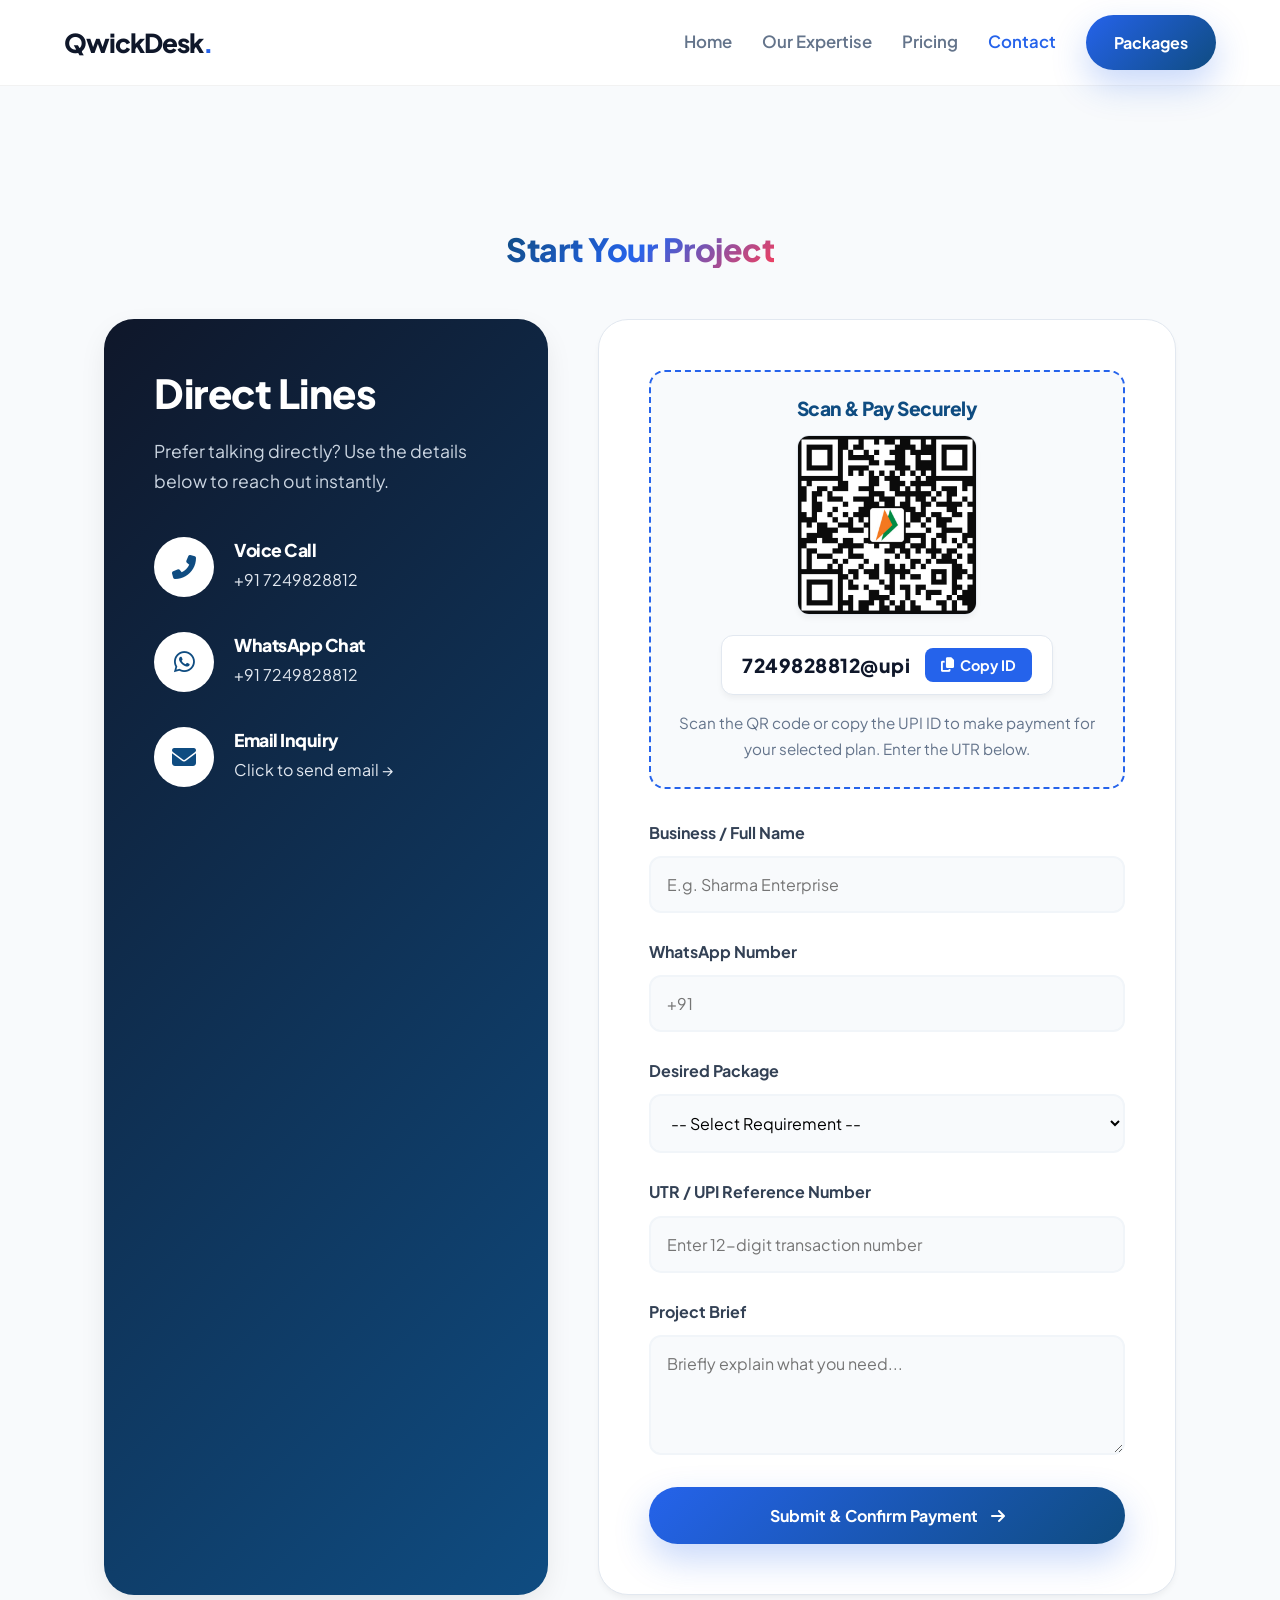
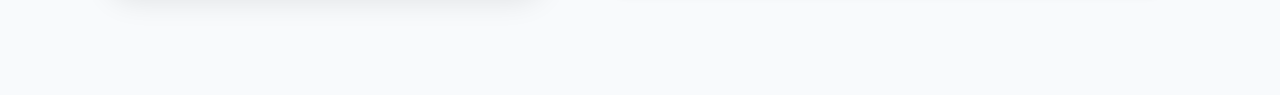
<file: contact.html>
<!DOCTYPE html>
<html lang="en">
<head>
    <meta charset="UTF-8">
    <meta name="viewport" content="width=device-width, initial-scale=1.0">
    <title>Contact Us | QwickDesk Solutions</title>
    <link rel="stylesheet" href="https://cdnjs.cloudflare.com/ajax/libs/font-awesome/6.4.0/css/all.min.css">
    <link rel="stylesheet" href="style.css">
    <style>
        .header-bg { text-align: center; padding: 150px 5% 50px; }
        
        .contact-wrap { display: grid; grid-template-columns: 1fr 1.3fr; gap: 50px; max-width: 1200px; margin: 0 auto 100px; padding: 0 5%; }
        
        /* Direct Info Box */
        .info-card { background: linear-gradient(135deg, var(--dark), var(--primary)); padding: 50px; border-radius: 30px; color: white; box-shadow: var(--shadow-md); }
        .info-card h2 { color: white; margin-bottom: 20px; font-size: 2.5rem; }
        .info-card p { color: #cbd5e1; margin-bottom: 40px; font-size: 1.1rem; }
        
        .contact-method { display: flex; align-items: center; gap: 20px; margin-bottom: 35px; }
        .contact-method i { font-size: 24px; color: var(--primary); background: white; width: 60px; height: 60px; display: flex; align-items: center; justify-content: center; border-radius: 50%; flex-shrink: 0; }
        .contact-method h4 { color: white; font-size: 1.1rem; margin-bottom: 5px; }
        .contact-method a { color: #e2e8f0; transition: var(--transition); font-size: 1rem; }
        .contact-method a:hover { color: var(--secondary); }
        
        /* Form Box */
        .form-card { background: white; padding: 50px; border-radius: 30px; box-shadow: var(--shadow-sm); border: 1px solid #e2e8f0; }
        .input-group { margin-bottom: 25px; }
        .input-group label { display: block; font-weight: 700; margin-bottom: 10px; color: var(--text-main); }
        .input-group input, .input-group select, .input-group textarea { width: 100%; padding: 16px; border: 2px solid #f1f5f9; border-radius: 12px; background: #f8fafc; outline: none; font-size: 1rem; transition: var(--transition); }
        .input-group input:focus, .input-group select:focus, .input-group textarea:focus { border-color: var(--primary-light); background: white; box-shadow: 0 0 0 4px rgba(37,99,235,0.1); }
        
        /* Payment Box UI with QR & Copy Button */
        .payment-box { background: #f8fafc; border: 2px dashed var(--primary-light); padding: 25px; border-radius: 16px; margin-bottom: 30px; text-align: center; }
        .payment-box h4 { color: var(--primary); font-size: 1.2rem; margin-bottom: 15px; }
        
        /* QR Code Styling */
        .qr-code-img { max-width: 180px; height: auto; margin: 0 auto 20px; border-radius: 12px; box-shadow: var(--shadow-sm); border: 1px solid #e2e8f0; display: block; }
        
        .upi-container { display: flex; align-items: center; justify-content: center; gap: 15px; background: white; padding: 12px 20px; border-radius: 12px; border: 1px solid #e2e8f0; width: fit-content; margin: 0 auto 15px; box-shadow: var(--shadow-sm); }
        .upi-id { font-size: 1.2rem; font-weight: 800; color: var(--dark); letter-spacing: 0.5px; }
        
        .copy-btn { background: var(--primary-light); color: white; border: none; padding: 8px 16px; border-radius: 8px; font-size: 0.9rem; font-weight: 700; cursor: pointer; transition: var(--transition); display: flex; align-items: center; gap: 6px; }
        .copy-btn:hover { background: var(--primary); transform: translateY(-2px); }
        
        .payment-box p { font-size: 0.95rem; color: var(--text-muted); }

        /* Success Message UI */
        #success-message { display: none; text-align: center; padding: 40px 20px; background: #f0fdf4; border: 1px solid #bbf7d0; border-radius: 20px; }
        #success-message i { font-size: 60px; color: var(--secondary); margin-bottom: 20px; }
        #success-message h3 { font-size: 2rem; color: #166534; margin-bottom: 15px; }
        #success-message p { font-size: 1.1rem; color: #15803d; font-weight: 600; line-height: 1.6; }

        @media (max-width: 991px) {
            .contact-wrap { grid-template-columns: 1fr; gap: 40px; }
            .info-card, .form-card { padding: 40px 20px; }
            .info-card h2 { font-size: 2rem; }
            .upi-container { flex-direction: column; gap: 10px; width: 100%; }
            .copy-btn { width: 100%; justify-content: center; }
            .qr-code-img { max-width: 150px; } /* Thoda chota for mobile */
        }
    </style>
</head>
<body>

    <nav class="navbar">
        <div class="logo">QwickDesk<span>.</span></div>
        <div class="nav-menu">
            <ul class="nav-links">
                <li><a href="index.html">Home</a></li>
                <li><a href="services.html">Our Expertise</a></li>
                <li><a href="pricing.html">Pricing</a></li>
                <li><a href="contact.html" class="active">Contact</a></li>
            </ul>
            <div class="nav-actions">
                <a href="pricing.html" class="btn btn-primary">Packages</a>
                <div class="hamburger"><i class="fas fa-bars"></i></div>
            </div>
        </div>
    </nav>

    <header class="header-bg reveal">
        <h1 class="text-gradient">Start Your Project</h1>
    </header>

    <section class="contact-wrap">
        
        <!-- Details Box -->
        <div class="info-card reveal">
            <h2>Direct Lines</h2>
            <p>Prefer talking directly? Use the details below to reach out instantly.</p>
            
            <div class="contact-method">
                <i class="fas fa-phone-alt"></i>
                <div class="break-text">
                    <h4>Voice Call</h4>
                    <a href="tel:+917249828812">+91 7249828812</a>
                </div>
            </div>
            <div class="contact-method">
                <i class="fab fa-whatsapp"></i>
                <div class="break-text">
                    <h4>WhatsApp Chat</h4>
                    <a href="https://wa.me/917249828812">+91 7249828812</a>
                </div>
            </div>
            <div class="contact-method">
                <i class="fas fa-envelope"></i>
                <div class="break-text" style="width: 100%;">
                    <h4>Email Inquiry</h4>
                    <a href="mailto:qwickdesksolutions@outlook.com">Click to send email &rarr;</a>
                </div>
            </div>
        </div>

        <!-- Right Side Container -->
        <div class="form-card reveal delay-1">
            
            <!-- Success Message (Shows AFTER form is submitted) -->
            <div id="success-message">
                <i class="fas fa-check-circle"></i>
                <h3>Details Received!</h3>
                <p>Please wait for payment confirmation.<br>Our expert team will connect with you shortly to start the project.</p>
            </div>
            
            <!-- Form -->
            <form id="qwickdesk-form" action="https://formspree.io/f/xaqrevgl" method="POST">
                
                <!-- UPI Payment Box with QR Code (PNG) & Copy Option -->
                <div class="payment-box">
                    <h4>Scan & Pay Securely</h4>
                    
                    <!-- Yahan humne .png kar diya hai -->
                    <img src="scanner.png" alt="UPI QR Code" class="qr-code-img">
                    
                    <div class="upi-container">
                        <span class="upi-id" id="upi-text">7249828812@upi</span>
                        <button type="button" class="copy-btn" onclick="copyUPI()" id="copy-btn-element">
                            <i class="fas fa-copy"></i> Copy ID
                        </button>
                    </div>
                    <p>Scan the QR code or copy the UPI ID to make payment for your selected plan. Enter the UTR below.</p>
                </div>

                <div class="input-group">
                    <label>Business / Full Name</label>
                    <input type="text" name="name" placeholder="E.g. Sharma Enterprise" required>
                </div>
                <div class="input-group">
                    <label>WhatsApp Number</label>
                    <input type="tel" name="phone" placeholder="+91" required>
                </div>
                <div class="input-group">
                    <label>Desired Package</label>
                    <select name="plan" required>
                        <option value="" disabled selected>-- Select Requirement --</option>
                        <option value="Starter Plan (699)">Starter (₹699)</option>
                        <option value="Growth Plan (999)">Growth (₹999)</option>
                        <option value="Pro Plan (1499)">Pro (₹1,499)</option>
                        <option value="Custom Dynamic">Custom Dynamic Work</option>
                    </select>
                </div>
                
                <!-- UTR Input -->
                <div class="input-group">
                    <label>UTR / UPI Reference Number</label>
                    <input type="text" name="utr_number" placeholder="Enter 12-digit transaction number" required>
                </div>

                <div class="input-group">
                    <label>Project Brief</label>
                    <textarea name="message" rows="4" placeholder="Briefly explain what you need..." required></textarea>
                </div>
                
                <button type="submit" id="submit-btn" class="btn btn-primary" style="width: 100%; padding: 18px;">
                    Submit & Confirm Payment <i class="fas fa-arrow-right" style="margin-left: 5px;"></i>
                </button>
                <p id="error-msg" style="display:none; color: red; margin-top: 15px; text-align: center; font-weight: 600;">Oops! There was a problem submitting your form. Please try again.</p>
            </form>
        </div>

    </section>

    <!-- JavaScript for Copy UPI and Form Submission -->
    <script>
        // Copy UPI Functionality
        function copyUPI() {
            var upiText = document.getElementById("upi-text").innerText;
            navigator.clipboard.writeText(upiText).then(function() {
                var copyBtn = document.getElementById("copy-btn-element");
                copyBtn.innerHTML = '<i class="fas fa-check"></i> Copied!';
                copyBtn.style.background = "var(--secondary)";
                
                // Revert back after 3 seconds
                setTimeout(function() {
                    copyBtn.innerHTML = '<i class="fas fa-copy"></i> Copy ID';
                    copyBtn.style.background = "var(--primary-light)";
                }, 3000);
            });
        }

        // Form Submit Logic
        var form = document.getElementById("qwickdesk-form");
        var successMessage = document.getElementById("success-message");
        var submitBtn = document.getElementById("submit-btn");
        var errorMsg = document.getElementById("error-msg");

        form.addEventListener("submit", async function(event) {
            event.preventDefault(); 
            
            submitBtn.innerHTML = 'Processing... <i class="fas fa-spinner fa-spin" style="margin-left: 5px;"></i>';
            submitBtn.disabled = true;

            var data = new FormData(event.target);
            
            fetch(event.target.action, {
                method: form.method,
                body: data,
                headers: { 'Accept': 'application/json' }
            }).then(response => {
                if (response.ok) {
                    form.style.display = "none";
                    successMessage.style.display = "block";
                    successMessage.scrollIntoView({ behavior: 'smooth', block: 'center' });
                } else {
                    errorMsg.style.display = "block";
                    submitBtn.innerHTML = 'Submit & Confirm Payment <i class="fas fa-arrow-right"></i>';
                    submitBtn.disabled = false;
                }
            }).catch(error => {
                errorMsg.style.display = "block";
                submitBtn.innerHTML = 'Submit & Confirm Payment <i class="fas fa-arrow-right"></i>';
                submitBtn.disabled = false;
            });
        });
    </script>
    <script src="script.js"></script>
</body>
</html>
</file>
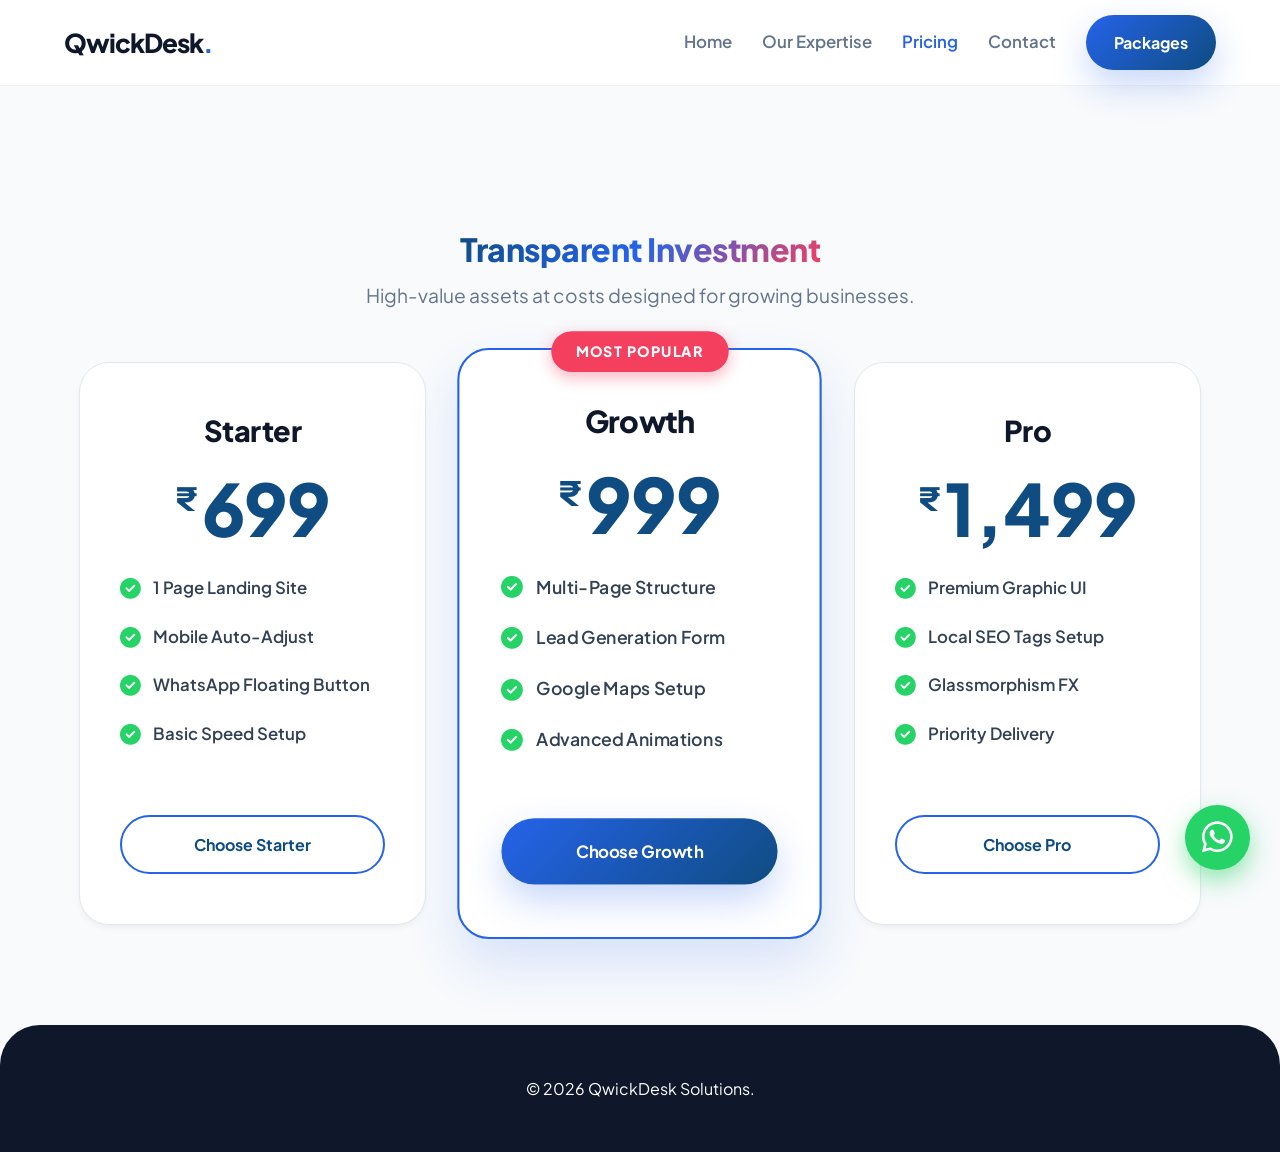
<file: pricing.html>
<!DOCTYPE html>
<html lang="en">
<head>
    <meta charset="UTF-8">
    <meta name="viewport" content="width=device-width, initial-scale=1.0">
    <title>Pricing | QwickDesk Solutions</title>
    <link rel="stylesheet" href="https://cdnjs.cloudflare.com/ajax/libs/font-awesome/6.4.0/css/all.min.css">
    <link rel="stylesheet" href="style.css">
    <style>
        .header-bg { text-align: center; padding: 150px 5% 50px; }
        
        .pricing-grid { display: grid; grid-template-columns: repeat(auto-fit, minmax(320px, 1fr)); gap: 40px; max-width: 1250px; margin: 0 auto 100px; padding: 0 5%; align-items: center; }
        
        .price-card { background: white; padding: 50px 40px; border-radius: 30px; text-align: center; border: 1px solid #e2e8f0; box-shadow: var(--shadow-sm); position: relative; transition: var(--transition); display: flex; flex-direction: column; height: 100%; }
        
        /* The "Thoda Achha" Growth Card Setup */
        .price-card.popular { transform: scale(1.05); border: 2px solid var(--primary-light); box-shadow: 0 25px 50px rgba(37, 99, 235, 0.15); z-index: 10; }
        .price-card.popular:hover { transform: scale(1.05) translateY(-10px); }
        
        .badge { position: absolute; top: -18px; left: 50%; transform: translateX(-50%); background: var(--accent); color: white; padding: 8px 24px; border-radius: 30px; font-weight: 800; text-transform: uppercase; letter-spacing: 1px; font-size: 0.85rem; box-shadow: 0 5px 15px rgba(244, 63, 94, 0.4); }
        
        .price-card h3 { font-size: 1.8rem; color: var(--dark); margin-bottom: 25px; }
        .price { font-size: 4.5rem; font-weight: 800; color: var(--primary); margin-bottom: 30px; line-height: 1; display: flex; justify-content: center; align-items: flex-start; }
        .price span { font-size: 2rem; margin-top: 10px; margin-right: 5px; }

        .features { text-align: left; margin-bottom: 40px; flex-grow: 1; }
        .features li { display: flex; align-items: center; gap: 12px; margin-bottom: 20px; font-size: 1.05rem; font-weight: 600; color: var(--text-main); }
        .features li i { color: var(--secondary); font-size: 1.3rem; }

        @media (max-width: 991px) {
            .pricing-grid { gap: 50px; }
            .price-card.popular { transform: scale(1); }
            .price-card.popular:hover { transform: translateY(-5px); }
        }
    </style>
</head>
<body>

    <nav class="navbar">
        <div class="logo">QwickDesk<span>.</span></div>
        <div class="nav-menu">
            <ul class="nav-links">
                <li><a href="index.html">Home</a></li>
                <li><a href="services.html">Our Expertise</a></li>
                <li><a href="pricing.html" class="active">Pricing</a></li>
                <li><a href="contact.html">Contact</a></li>
            </ul>
            <div class="nav-actions">
                <a href="pricing.html" class="btn btn-primary">Packages</a>
                <div class="hamburger"><i class="fas fa-bars"></i></div>
            </div>
        </div>
    </nav>

    <header class="header-bg reveal">
        <h1 class="text-gradient">Transparent Investment</h1>
        <p style="font-size: 1.2rem; color: var(--text-muted); margin-top:10px;">High-value assets at costs designed for growing businesses.</p>
    </header>

    <section class="pricing-grid">
        <!-- Starter -->
        <div class="price-card reveal delay-1">
            <h3>Starter</h3>
            <div class="price"><span>₹</span>699</div>
            <ul class="features">
                <li><i class="fas fa-check-circle"></i> 1 Page Landing Site</li>
                <li><i class="fas fa-check-circle"></i> Mobile Auto-Adjust</li>
                <li><i class="fas fa-check-circle"></i> WhatsApp Floating Button</li>
                <li><i class="fas fa-check-circle"></i> Basic Speed Setup</li>
            </ul>
            <a href="contact.html" class="btn btn-outline" style="width: 100%;">Choose Starter</a>
        </div>

        <!-- Growth -->
        <div class="price-card popular reveal">
            <div class="badge">Most Popular</div>
            <h3>Growth</h3>
            <div class="price"><span>₹</span>999</div>
            <ul class="features">
                <li><i class="fas fa-check-circle"></i> Multi-Page Structure</li>
                <li><i class="fas fa-check-circle"></i> Lead Generation Form</li>
                <li><i class="fas fa-check-circle"></i> Google Maps Setup</li>
                <li><i class="fas fa-check-circle"></i> Advanced Animations</li>
            </ul>
            <a href="contact.html" class="btn btn-primary" style="width: 100%; padding: 18px;">Choose Growth</a>
        </div>

        <!-- Pro -->
        <div class="price-card reveal delay-2">
            <h3>Pro</h3>
            <div class="price"><span>₹</span>1,499</div>
            <ul class="features">
                <li><i class="fas fa-check-circle"></i> Premium Graphic UI</li>
                <li><i class="fas fa-check-circle"></i> Local SEO Tags Setup</li>
                <li><i class="fas fa-check-circle"></i> Glassmorphism FX</li>
                <li><i class="fas fa-check-circle"></i> Priority Delivery</li>
            </ul>
            <a href="contact.html" class="btn btn-outline" style="width: 100%;">Choose Pro</a>
        </div>
    </section>

    <a href="https://wa.me/917249828812" class="floating-wa" target="_blank"><i class="fab fa-whatsapp"></i></a>
    <footer><p>&copy; 2026 QwickDesk Solutions.</p></footer>
    <script src="script.js"></script>
</body>
</html>
</file>
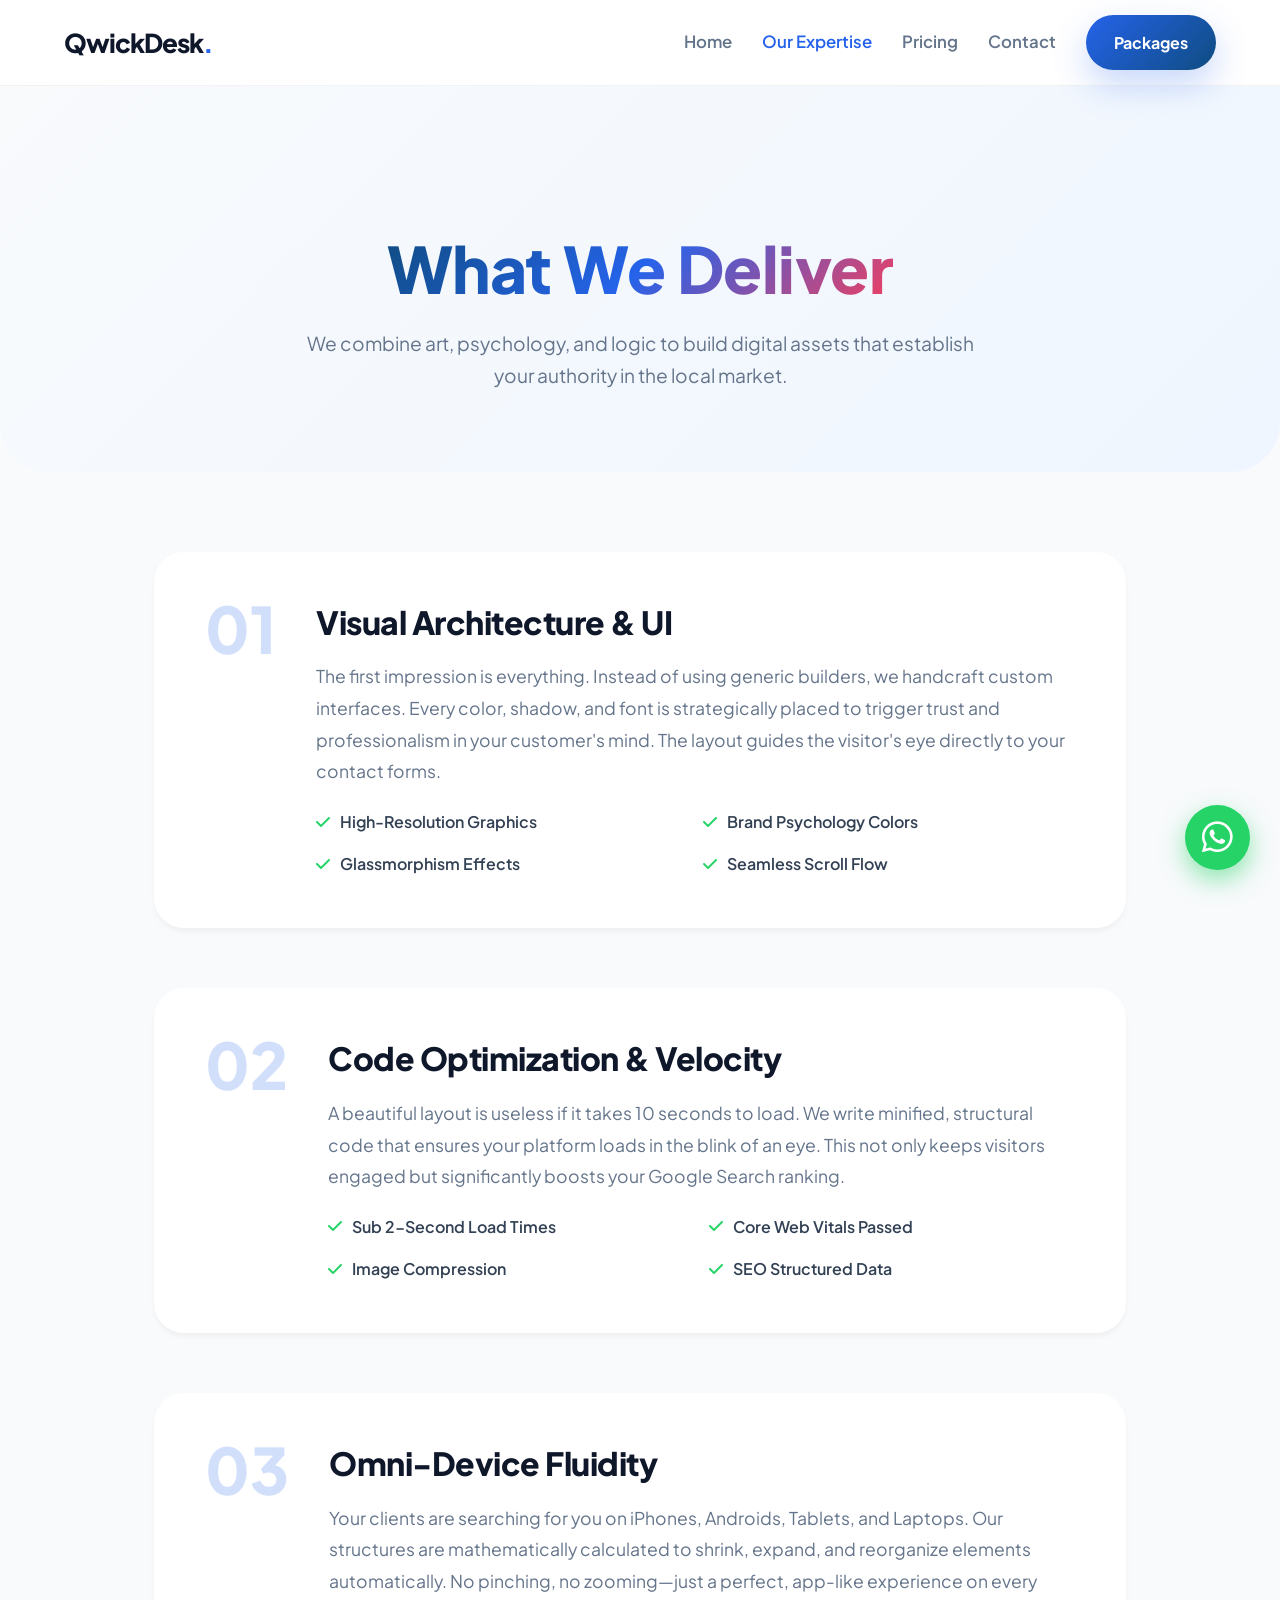
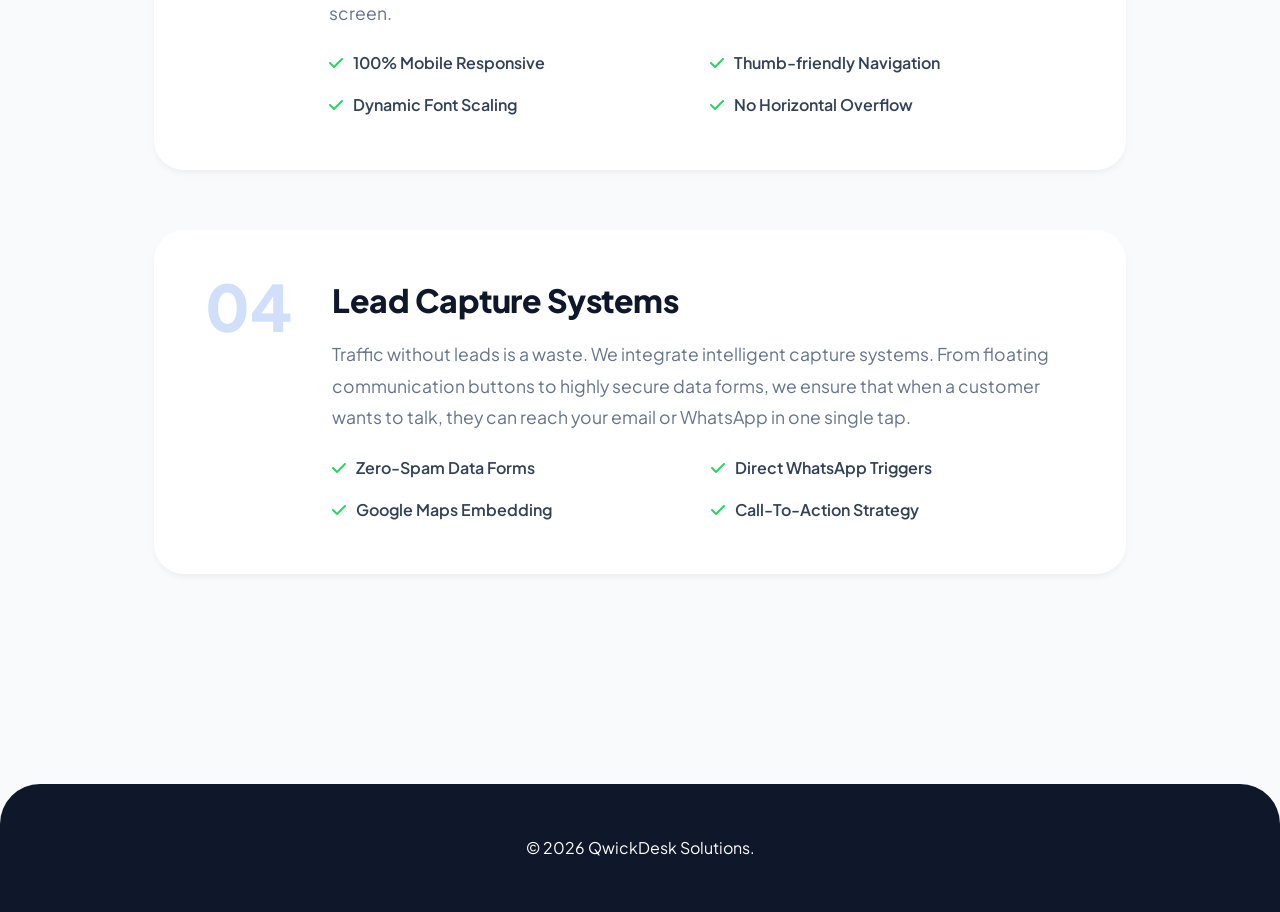
<file: services.html>
<!DOCTYPE html>
<html lang="en">
<head>
    <meta charset="UTF-8">
    <meta name="viewport" content="width=device-width, initial-scale=1.0">
    <title>Our Expertise | QwickDesk Solutions</title>
    <link rel="stylesheet" href="https://cdnjs.cloudflare.com/ajax/libs/font-awesome/6.4.0/css/all.min.css">
    <link rel="stylesheet" href="style.css">
    <style>
        .header-bg { background: linear-gradient(135deg, #f8fafc, #eff6ff); padding: 150px 5% 80px; text-align: center; border-radius: 0 0 50px 50px; margin-bottom: 80px; }
        .header-bg h1 { font-size: 4rem; margin-bottom: 20px; }
        
        .expertise-container { max-width: 1100px; margin: auto; padding: 0 5% 100px; }
        .step-row { display: flex; align-items: flex-start; gap: 40px; margin-bottom: 60px; background: white; padding: 50px; border-radius: 30px; box-shadow: var(--shadow-sm); transition: var(--transition); border: 1px solid transparent; }
        .step-row:hover { transform: translateY(-5px); box-shadow: var(--shadow-md); border-color: #e2e8f0; }
        
        .step-number { font-size: 4rem; font-weight: 800; color: var(--primary-light); opacity: 0.2; line-height: 0.8; }
        .step-content h3 { font-size: 2rem; margin-bottom: 20px; color: var(--dark); }
        .step-content p { font-size: 1.1rem; color: var(--text-muted); margin-bottom: 20px; line-height: 1.8; }
        .detail-list { display: grid; grid-template-columns: 1fr 1fr; gap: 15px; }
        .detail-list li { display: flex; align-items: center; gap: 10px; font-weight: 600; color: var(--text-main); }
        .detail-list li i { color: var(--secondary); }

        @media (max-width: 768px) {
            .header-bg h1 { font-size: 3rem; }
            .step-row { flex-direction: column; gap: 20px; padding: 30px; }
            .detail-list { grid-template-columns: 1fr; }
        }
    </style>
</head>
<body>

    <nav class="navbar">
        <div class="logo">QwickDesk<span>.</span></div>
        <div class="nav-menu">
            <ul class="nav-links">
                <li><a href="index.html">Home</a></li>
                <li><a href="services.html" class="active">Our Expertise</a></li>
                <li><a href="pricing.html">Pricing</a></li>
                <li><a href="contact.html">Contact</a></li>
            </ul>
            <div class="nav-actions">
                <a href="pricing.html" class="btn btn-primary">Packages</a>
                <div class="hamburger"><i class="fas fa-bars"></i></div>
            </div>
        </div>
    </nav>

    <header class="header-bg reveal">
        <h1 class="text-gradient">What We Deliver</h1>
        <p style="font-size: 1.2rem; color: var(--text-muted); max-width: 700px; margin: auto;">We combine art, psychology, and logic to build digital assets that establish your authority in the local market.</p>
    </header>

    <section class="expertise-container">
        
        <!-- Step 01 -->
        <div class="step-row reveal">
            <div class="step-number">01</div>
            <div class="step-content">
                <h3>Visual Architecture & UI</h3>
                <p>The first impression is everything. Instead of using generic builders, we handcraft custom interfaces. Every color, shadow, and font is strategically placed to trigger trust and professionalism in your customer's mind. The layout guides the visitor's eye directly to your contact forms.</p>
                <ul class="detail-list">
                    <li><i class="fas fa-check"></i> High-Resolution Graphics</li>
                    <li><i class="fas fa-check"></i> Brand Psychology Colors</li>
                    <li><i class="fas fa-check"></i> Glassmorphism Effects</li>
                    <li><i class="fas fa-check"></i> Seamless Scroll Flow</li>
                </ul>
            </div>
        </div>

        <!-- Step 02 -->
        <div class="step-row reveal">
            <div class="step-number">02</div>
            <div class="step-content">
                <h3>Code Optimization & Velocity</h3>
                <p>A beautiful layout is useless if it takes 10 seconds to load. We write minified, structural code that ensures your platform loads in the blink of an eye. This not only keeps visitors engaged but significantly boosts your Google Search ranking.</p>
                <ul class="detail-list">
                    <li><i class="fas fa-check"></i> Sub 2-Second Load Times</li>
                    <li><i class="fas fa-check"></i> Core Web Vitals Passed</li>
                    <li><i class="fas fa-check"></i> Image Compression</li>
                    <li><i class="fas fa-check"></i> SEO Structured Data</li>
                </ul>
            </div>
        </div>

        <!-- Step 03 -->
        <div class="step-row reveal">
            <div class="step-number">03</div>
            <div class="step-content">
                <h3>Omni-Device Fluidity</h3>
                <p>Your clients are searching for you on iPhones, Androids, Tablets, and Laptops. Our structures are mathematically calculated to shrink, expand, and reorganize elements automatically. No pinching, no zooming—just a perfect, app-like experience on every screen.</p>
                <ul class="detail-list">
                    <li><i class="fas fa-check"></i> 100% Mobile Responsive</li>
                    <li><i class="fas fa-check"></i> Thumb-friendly Navigation</li>
                    <li><i class="fas fa-check"></i> Dynamic Font Scaling</li>
                    <li><i class="fas fa-check"></i> No Horizontal Overflow</li>
                </ul>
            </div>
        </div>

        <!-- Step 04 -->
        <div class="step-row reveal">
            <div class="step-number">04</div>
            <div class="step-content">
                <h3>Lead Capture Systems</h3>
                <p>Traffic without leads is a waste. We integrate intelligent capture systems. From floating communication buttons to highly secure data forms, we ensure that when a customer wants to talk, they can reach your email or WhatsApp in one single tap.</p>
                <ul class="detail-list">
                    <li><i class="fas fa-check"></i> Zero-Spam Data Forms</li>
                    <li><i class="fas fa-check"></i> Direct WhatsApp Triggers</li>
                    <li><i class="fas fa-check"></i> Google Maps Embedding</li>
                    <li><i class="fas fa-check"></i> Call-To-Action Strategy</li>
                </ul>
            </div>
        </div>

    </section>

    <a href="https://wa.me/917249828812" class="floating-wa" target="_blank"><i class="fab fa-whatsapp"></i></a>
    <footer><p>&copy; 2026 QwickDesk Solutions.</p></footer>
    <script src="script.js"></script>
</body>
</html>
</file>
<file: style.css>
@import url('https://fonts.googleapis.com/css2?family=Plus+Jakarta+Sans:wght@300;400;500;700;800&display=swap');

:root {
    --primary: #0f4c81; 
    --primary-light: #2563eb;
    --secondary: #25D366; 
    --accent: #f43f5e; 
    --dark: #0f172a;
    --text-main: #334155;
    --text-muted: #64748b;
    --light-bg: #f8fafc;
    --white: #ffffff;
    --shadow-sm: 0 4px 6px -1px rgba(0,0,0,0.05);
    --shadow-md: 0 10px 30px -5px rgba(0,0,0,0.1);
    --shadow-glow: 0 15px 35px rgba(37, 99, 235, 0.25);
    --transition: all 0.4s cubic-bezier(0.16, 1, 0.3, 1);
}

/* GLOBAL RESET & ANTI-GLITCH RULES */
* { margin: 0; padding: 0; box-sizing: border-box; font-family: 'Plus Jakarta Sans', sans-serif; }
html, body { overflow-x: hidden; width: 100%; scroll-behavior: smooth; background: var(--light-bg); color: var(--text-main); line-height: 1.7; }
body { padding-top: 80px; }
a { text-decoration: none; color: inherit; }
ul { list-style: none; }
img { max-width: 100%; height: auto; border-radius: 20px; display: block; }

/* TYPOGRAPHY */
h1, h2, h3, h4 { color: var(--dark); font-weight: 800; line-height: 1.2; letter-spacing: -0.5px; }
.text-gradient { background: linear-gradient(135deg, var(--primary), var(--primary-light), var(--accent)); -webkit-background-clip: text; -webkit-text-fill-color: transparent; display: inline-block; }

/* PREMIUM BUTTONS */
.btn { display: inline-flex; align-items: center; justify-content: center; gap: 8px; padding: 14px 28px; border-radius: 50px; font-weight: 700; cursor: pointer; transition: var(--transition); border: none; font-size: 1rem; text-align: center; white-space: nowrap; }
.btn-primary { background: linear-gradient(135deg, var(--primary-light), var(--primary)); color: var(--white); box-shadow: var(--shadow-glow); }
.btn-primary:hover { transform: translateY(-3px); box-shadow: 0 20px 40px rgba(37, 99, 235, 0.4); color: var(--white); }
.btn-outline { background: transparent; color: var(--primary); border: 2px solid var(--primary-light); }
.btn-outline:hover { background: var(--primary-light); color: var(--white); transform: translateY(-3px); }

/* NAVBAR - MOBILE PERFECT */
.navbar { display: flex; justify-content: space-between; align-items: center; padding: 15px 5%; position: fixed; width: 100%; top: 0; z-index: 1000; transition: var(--transition); background: rgba(255, 255, 255, 0.95); backdrop-filter: blur(20px); border-bottom: 1px solid rgba(0,0,0,0.05); }
.navbar.scrolled { box-shadow: var(--shadow-md); padding: 12px 5%; }

/* LOGO FIX */
.logo { display: flex; align-items: center; font-size: 26px; font-weight: 800; color: var(--dark); letter-spacing: -1px; }
.logo img { height: 40px; width: auto; margin-right: 10px; border-radius: 0; }
.logo span { color: var(--primary-light); }

.nav-menu { display: flex; align-items: center; gap: 30px; }
.nav-links { display: flex; gap: 30px; align-items: center; }
.nav-links a { font-weight: 600; color: var(--text-muted); transition: var(--transition); font-size: 1.05rem; }
.nav-links a:hover, .nav-links a.active { color: var(--primary-light); }
.nav-actions { display: flex; align-items: center; gap: 15px; } 
.hamburger { display: none; font-size: 28px; cursor: pointer; color: var(--dark); transition: var(--transition); }
.hamburger:active { transform: scale(0.9); }

/* COMMON SECTIONS */
.section-padding { padding: 100px 5%; max-width: 1300px; margin: auto; }
.section-title { text-align: center; margin-bottom: 60px; }
.section-title h2 { font-size: 3rem; margin-bottom: 15px; }
.section-title p { font-size: 1.2rem; color: var(--text-muted); max-width: 700px; margin: auto; }

/* GLASS CARDS */
.glass-card { background: var(--white); border: 1px solid rgba(255,255,255,0.4); box-shadow: var(--shadow-sm); border-radius: 24px; transition: var(--transition); overflow: hidden; }
.glass-card:hover { transform: translateY(-8px); box-shadow: var(--shadow-md); }

/* ANIMATIONS */
.reveal { opacity: 0; transform: translateY(40px); transition: 0.8s cubic-bezier(0.16, 1, 0.3, 1); }
.reveal.active { opacity: 1; transform: translateY(0); }
.delay-1 { transition-delay: 0.1s; } .delay-2 { transition-delay: 0.2s; }

/* FLOATING WHATSAPP */
.floating-wa { position: fixed; bottom: 30px; right: 30px; background: var(--secondary); color: var(--white); width: 65px; height: 65px; border-radius: 50%; display: flex; align-items: center; justify-content: center; font-size: 35px; box-shadow: 0 10px 25px rgba(37, 211, 102, 0.5); z-index: 1000; transition: var(--transition); }
.floating-wa:hover { transform: scale(1.1) rotate(10deg); }

/* FOOTER */
footer { background: var(--dark); color: var(--white); text-align: center; padding: 50px 20px; border-radius: 40px 40px 0 0; margin-top: 50px; }

/* =========================================================
   MOBILE RESPONSIVE (Strict Glitch Fixes) 
========================================================= */
@media (max-width: 991px) {
    .nav-links { position: fixed; top: 0; left: -100%; background: var(--white); width: 100%; height: 100vh; flex-direction: column; justify-content: center; text-align: center; transition: 0.4s ease-in-out; box-shadow: 5px 0 15px rgba(0,0,0,0.1); z-index: 999; }
    .nav-links.active { left: 0; }
    .nav-links a { font-size: 1.5rem; margin-bottom: 25px; display: block; }
    .hamburger { display: block; z-index: 1001; }
    .nav-actions { z-index: 1001; }
    .nav-actions .btn { padding: 10px 18px; font-size: 0.9rem; }
    
    .section-title h2 { font-size: 2.2rem; }
}

.break-text { word-break: break-all; overflow-wrap: break-word; hyphens: auto; }
</file>
